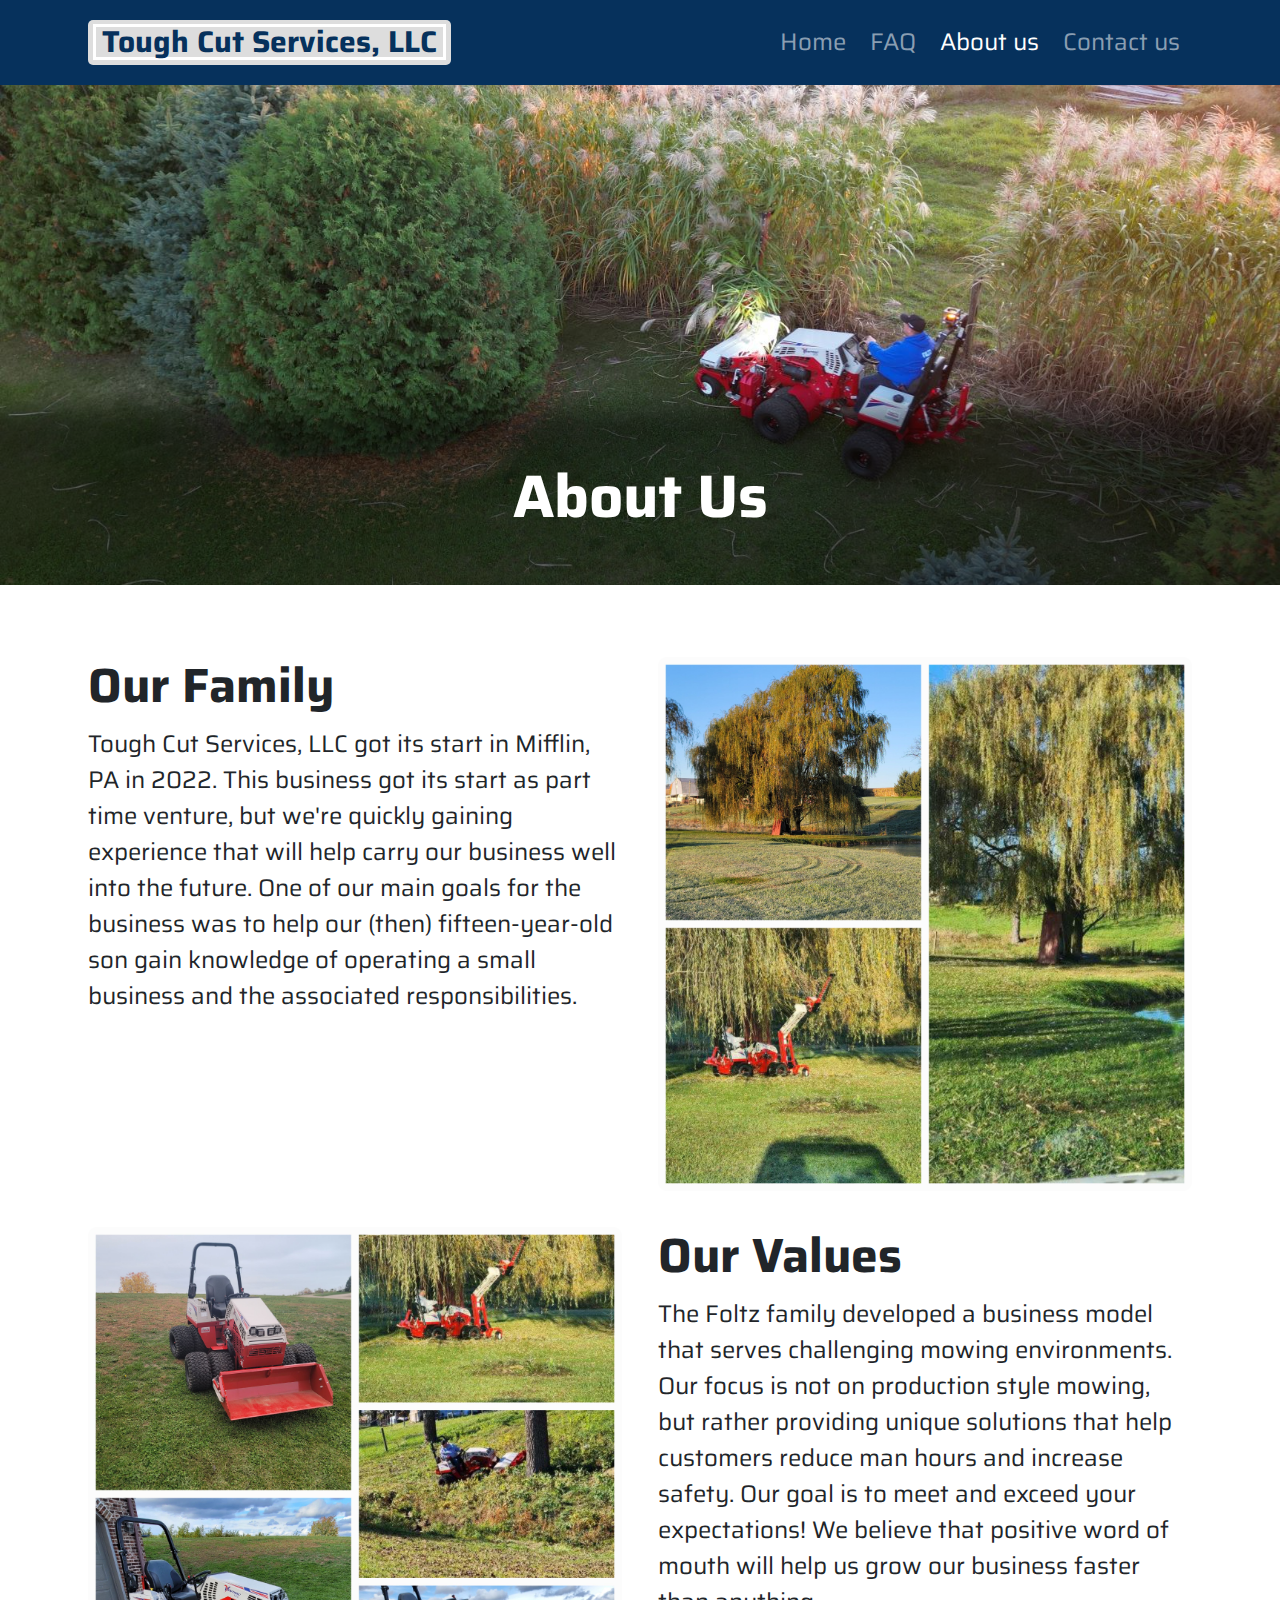
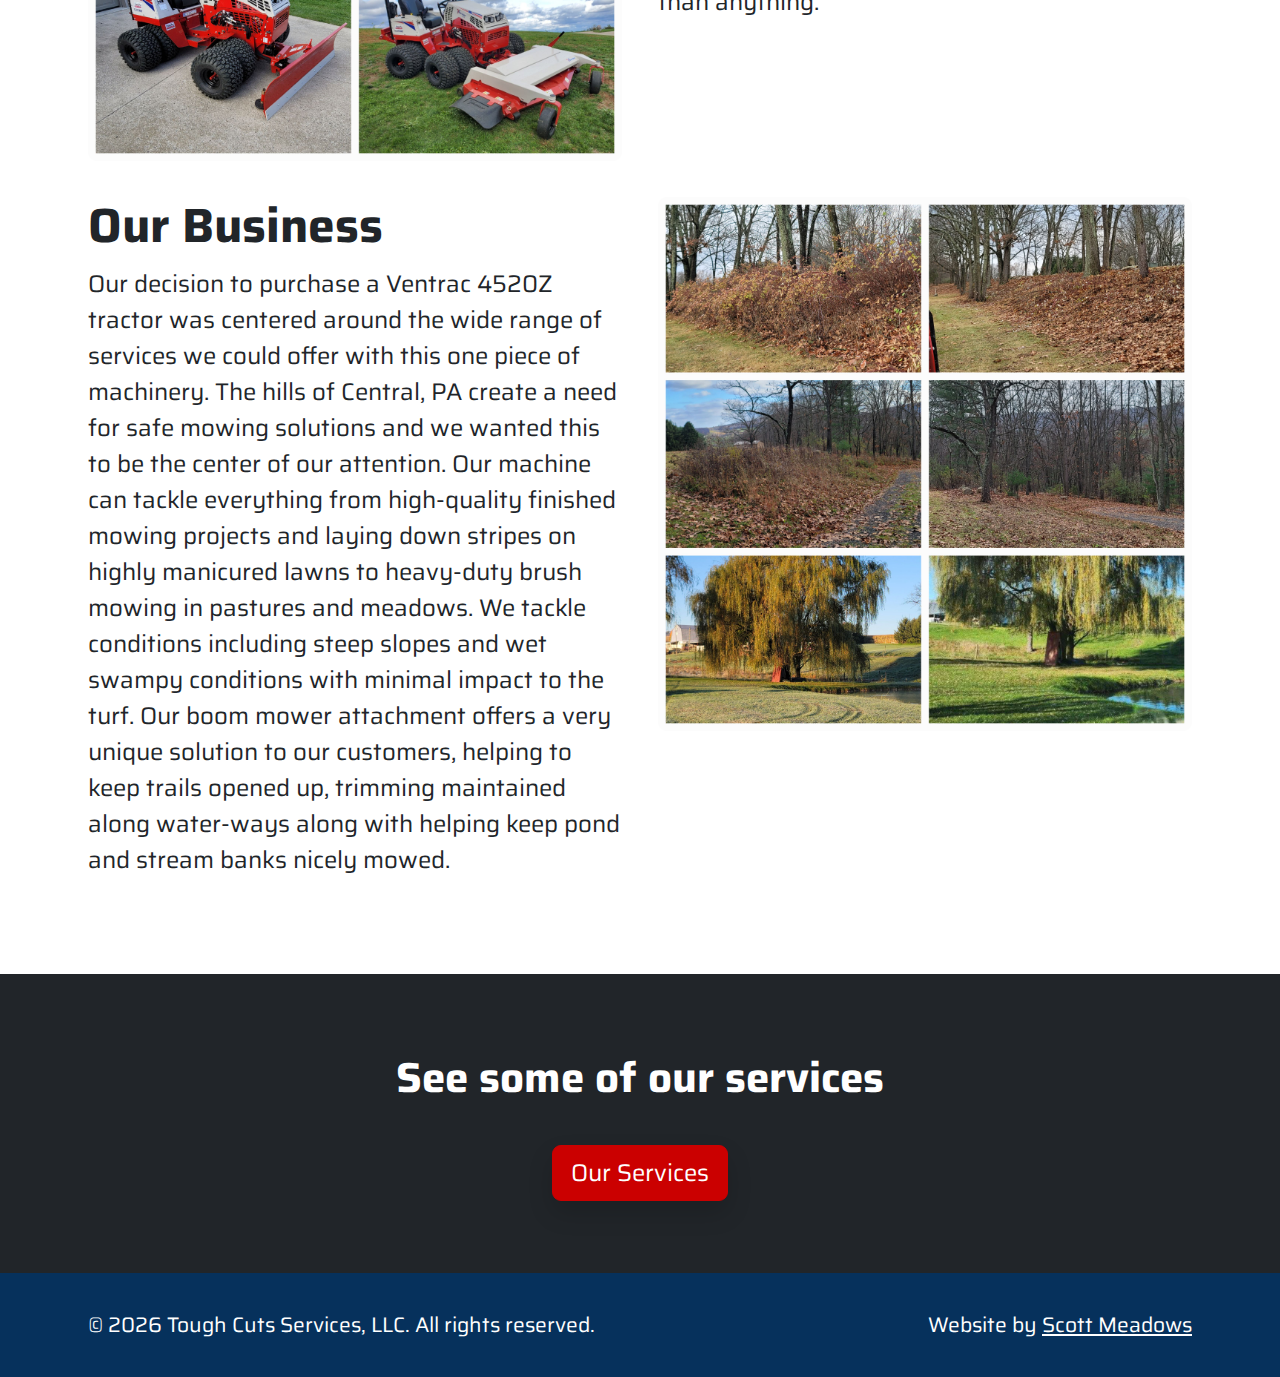
<file: about-us.html>
<!DOCTYPE html>
<html lang="en">
<head>
  <meta charset="UTF-8">
  <meta name="viewport" content="width=device-width, initial-scale=1.0">

  <link rel="shortcut icon" href="favicon.ico" type="image/x-icon">
  <link href="https://cdn.jsdelivr.net/npm/bootstrap@5.3.3/dist/css/bootstrap.min.css" rel="stylesheet" integrity="sha384-QWTKZyjpPEjISv5WaRU9OFeRpok6YctnYmDr5pNlyT2bRjXh0JMhjY6hW+ALEwIH" crossorigin="anonymous">
  <link rel="stylesheet" href="css/site.css">

  <title>About Us | Tough Cuts Services</title>
  <meta name="description" content="Meet the family behind the mowers. Learn how and why we started Tough Cuts.">
  <link rel="canonical" href="https://saverton.github.io/tough-cuts-v2/about-us.html">

  <meta property="og:title" content="About Us | Tough Cuts Services">
  <meta property="og:url" content="https://saverton.github.io/tough-cuts-v2/about-us.html">
  <meta property="og:description" content="Tough Cuts is equipped to handle difficult landscaping jobs involving steep inclines, rough terrain, retention ponds, and more.">
  <meta property="og:image" content="img/placeholder_250x250.png">
  <meta property="og:image:alt" content="placeholder">
  <meta property="og:type" content="website">
  <meta property="og:site_name" content="Tough Cuts Services, LLC">
</head>
<body>
  <header>
    <nav class="navbar navbar-expand-xl text-bg-navy" data-bs-theme="dark">
      <div class="container">
        <a href="index.html" class="navbar-brand">
          <div class="logo">
            <div>Tough cut services, LLC</div>
          </div>
        </a>
        <button class="navbar-toggler" type="button" data-bs-toggle="collapse" data-bs-target="#navbarCollapseContent" aria-controls="#navbarCollapseContent" aria-expanded="false" aria-label="Toggle navigation">
          <span class="navbar-toggler-icon"></span>
        </button>
        <div class="collapse navbar-collapse" id="navbarCollapseContent">
          <ul class="navbar-nav ms-auto mb-2 mb-xl-0">
            <li class="nav-item">
              <a class="nav-link" href="index.html">Home</a>
            </li>
            <li class="nav-item">
              <a class="nav-link" href="faq.html">FAQ</a>
            </li>
            <li class="nav-item">
              <a class="nav-link active" aria-current="page" href="#">About us</a>
            </li>
            <li class="nav-item">
              <a class="nav-link" href="contact-us.html">Contact us</a>
            </li>
          </ul>
        </div>
      </div>
    </nav>
  </header>
  <main id="about-us">
    <div id="hero">
      <h1 class="hero-heading">About Us</h1>
      <img src="img/hero.jpg" alt="Our Ventrac in a well-groomed lawn trimming back tall overgrown foliage with a boom mower attachment." class="hero-bg">
    </div>

    <div class="container my-5">
      <div class="row g-4 mb-4">
        <div class="col-12 col-lg-6">
          <h2>Our Family</h2>
          <p>
            Tough Cut Services, LLC got its start in Mifflin, PA in 2022. This business got its start as part time 
            venture, but we're quickly gaining experience that will help carry our business well into the future. 
            One of our main goals for the business was to help our (then) fifteen-year-old son gain knowledge of operating 
            a small business and the associated responsibilities.
          </p>
        </div>
        <div class="col-12 col-lg-6">
          <img src="img/about-us-01.jpg" alt="A collage of photos of a weeping willow tree and our Ventrac trimming the hanging branches with a boom mower attachment." class="img-fluid rounded">
        </div>
      </div>
      
      <div class="row flex-row-reverse g-4 mb-4">
        <div class="col-12 col-lg-6">
          <h2>Our Values</h2>
          <p>
            The Foltz family developed a business model that serves challenging mowing environments. Our focus is not 
            on production style mowing, but rather providing unique solutions that help customers reduce man hours and 
            increase safety. Our goal is to meet and exceed your expectations! We believe that positive word of mouth 
            will help us grow our business faster than anything.
          </p>
        </div>
        <div class="col-12 col-lg-6">
          <img src="img/about-us-03.jpg" alt="A collage of photos of our Ventrac equipped with different attachments including a bucket, snow plow, boom mower, and finish mower." class="img-fluid rounded">
        </div>
      </div>

      <div class="row g-4 mb-4">
        <div class="col-12 col-lg-6">
          <h2>Our Business</h2>
          <p>
            Our decision to purchase a Ventrac 4520Z tractor was centered around the wide range of services we could 
            offer with this one piece of machinery. The hills of Central, PA create a need for safe mowing solutions 
            and we wanted this to be the center of our attention. Our machine can tackle everything from high-quality 
            finished mowing projects and laying down stripes on highly manicured lawns to heavy-duty brush mowing in 
            pastures and meadows. We tackle conditions including steep slopes and wet swampy conditions with minimal 
            impact to the turf. Our boom mower attachment offers a very unique solution to our customers, helping to 
            keep trails opened up, trimming maintained along water-ways along with helping keep pond and stream banks 
            nicely mowed.
          </p>
        </div>
        <div class="col-12 col-lg-6">
          <img src="img/about-us-02.jpg" alt="A collage of photos before and after our work including two thick brush mowing projects and a weeping willow trimming project." class="img-fluid rounded">
        </div>
      </div>
    </div>

    <div id="contact-us-section" class="text-bg-dark py-5">
      <div class="container">
        <p class="fs-3 fw-bold mb-4 text-center">See some of our services</p>
        <div class="text-center">
          <a class="btn btn-red shadow" href="index.html#services-list">Our Services</a>
        </div>
      </div>
    </div>
  </main>
  <footer class="text-bg-navy p-4">
    <div class="container hstack flex-column flex-md-row justify-content-center justify-content-md-between align-items-center">
      <small>&copy; <span id="copyright-year">2023</span> Tough Cuts Services, LLC. All rights reserved.</small>
      <small>Website by <a class="text-white" href="mailto:scottmeadows04@gmail.com">Scott Meadows</a></small>
    </div>
  </footer>

  <script src="js/app.js"></script>
  <script>
    app.initAboutUs();
  </script>
</body>
</html>
</file>
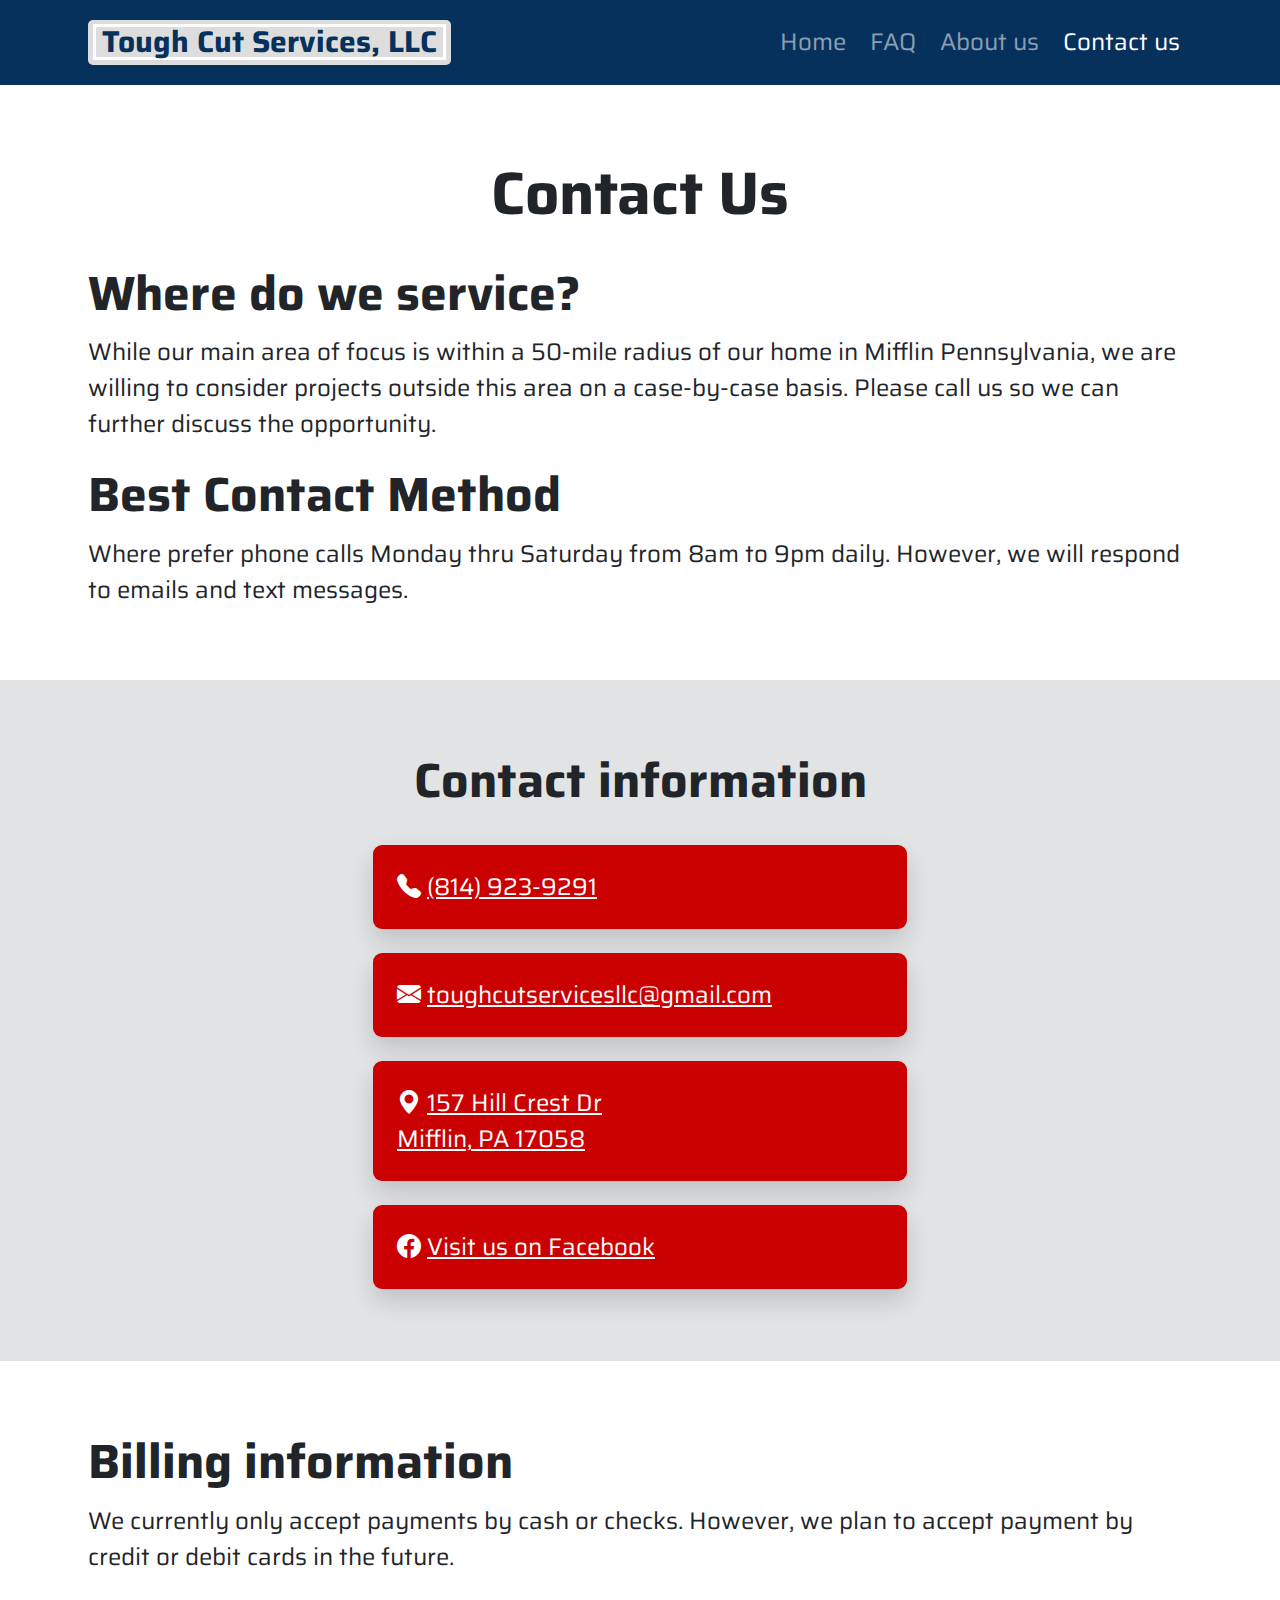
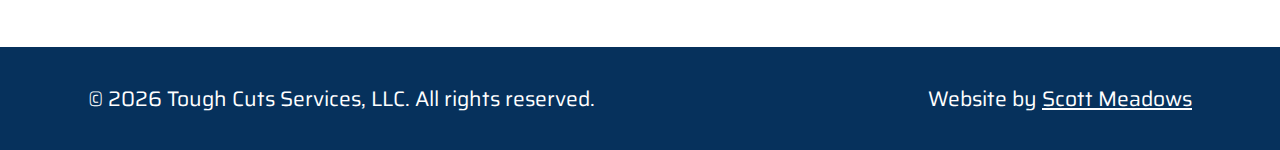
<file: contact-us.html>
<!DOCTYPE html>
<html lang="en">
<head>
  <meta charset="UTF-8">
  <meta name="viewport" content="width=device-width, initial-scale=1.0">

  <link rel="shortcut icon" href="favicon.ico" type="image/x-icon">
  <link href="https://cdn.jsdelivr.net/npm/bootstrap@5.3.3/dist/css/bootstrap.min.css" rel="stylesheet" integrity="sha384-QWTKZyjpPEjISv5WaRU9OFeRpok6YctnYmDr5pNlyT2bRjXh0JMhjY6hW+ALEwIH" crossorigin="anonymous">
  <link rel="stylesheet" href="css/site.css">

  <title>Contact Us | Tough Cuts Services</title>
  <meta name="description" content="Find contact information, service area, and billing information for Tough Cuts Services.">
  <link rel="canonical" href="https://saverton.github.io/tough-cuts-v2/contact-us.html">

  <meta property="og:title" content="Contact Us | Tough Cuts Services">
  <meta property="og:url" content="https://saverton.github.io/tough-cuts-v2/contact-us.html">
  <meta property="og:description" content="Tough Cuts is equipped to handle difficult landscaping jobs involving steep inclines, rough terrain, retention ponds, and more.">
  <meta property="og:image" content="img/placeholder_250x250.png">
  <meta property="og:image:alt" content="placeholder">
  <meta property="og:type" content="website">
  <meta property="og:site_name" content="Tough Cuts Services, LLC">
</head>
<body>
  <header>
    <nav class="navbar navbar-expand-xl text-bg-navy" data-bs-theme="dark">
      <div class="container">
        <a href="index.html" class="navbar-brand">
          <div class="logo">
            <div>Tough cut services, LLC</div>
          </div>
        </a>
        <button class="navbar-toggler" type="button" data-bs-toggle="collapse" data-bs-target="#navbarCollapseContent" aria-controls="#navbarCollapseContent" aria-expanded="false" aria-label="Toggle navigation">
          <span class="navbar-toggler-icon"></span>
        </button>
        <div class="collapse navbar-collapse" id="navbarCollapseContent">
          <ul class="navbar-nav ms-auto mb-2 mb-xl-0">
            <li class="nav-item">
              <a class="nav-link" href="index.html">Home</a>
            </li>
            <li class="nav-item">
              <a class="nav-link" href="faq.html">FAQ</a>
            </li>
            <li class="nav-item">
              <a class="nav-link" href="about-us.html">About us</a>
            </li>
            <li class="nav-item">
              <a class="nav-link active" aria-current="page" href="#">Contact us</a>
            </li>
          </ul>
        </div>
      </div>
    </nav>
  </header>
  <main id="contact-us">
    <div class="container my-5">
      <h1 class="mb-4 text-center">Contact Us</h1>
    
      <div id="service-area">
  
        <h2>Where do we service?</h2>
        <p>
          While our main area of focus is within a 50-mile radius of our home in Mifflin Pennsylvania, we
          are willing to consider projects outside this area on a case-by-case basis. Please call us so we can further discuss the
          opportunity.
        </p>
      </div>
  
      <div id="best-contact-method">
        <h2>Best Contact Method</h2>
        <p>
          Where prefer phone calls Monday thru Saturday from 8am to 9pm daily. However, we will respond to emails and text messages.
        </p>
      </div>
    </div>
    
    <div id="contact-info" class="bg-secondary-subtle py-5">
      <div class="container">
        <h2 class="text-center mb-4">Contact information</h2>
        <div class="row">
          <div class="col-12 col-md-8 col-xl-6 offset-md-2 offset-xl-3">
            <ul class="list-unstyled vstack gap-3">
              <li aria-label="phone number" class="text-bg-red rounded shadow p-3">
                <i class="bi-telephone-fill"></i>
                <a href="tel:8149239291" class="text-white">(814) 923-9291</a>
              </li>
              <li aria-label="email address" class="text-bg-red rounded shadow p-3">
                <i class="bi-envelope-fill"></i>
                <a href="mailto:toughcutservicesllc@gmail.com" class="text-white">toughcutservicesllc@gmail.com</a>
              </li>
              <!-- May not need this b/c it's a home address. -->
              <li aria-label="street address" class="text-bg-red rounded shadow p-3">
                <i class="bi-geo-alt-fill"></i>
                <a href="https://maps.app.goo.gl/Fcc3ugGaKZ4mfFo38" target="_blank" rel="noreferrer" class="text-white">
                  157 Hill Crest Dr<br />
                  Mifflin, PA 17058
                </a>
              </li>
              <li aria-label="faceboook" class="text-bg-red rounded shadow p-3">
                <i class="bi-facebook"></i>
                <a href="https://www.facebook.com/profile.php?id=100087382880313" target="_blank" rel="noreferrer" class="text-white">
                  Visit us on Facebook
                </a>
              </li>
            </ul>
          </div>
        </div>
      </div>
    </div>

    <div id="billing-info" class="container my-5">
      <h2>Billing information</h2>
      <p>
        We currently only accept payments by cash or checks. However, we plan to accept payment by 
        credit or debit cards in the future.
      </p>
    </div>
  </main>
  <footer class="text-bg-navy p-4">
    <div class="container hstack flex-column flex-md-row justify-content-center justify-content-md-between align-items-center">
      <small>&copy; <span id="copyright-year">2023</span> Tough Cuts Services, LLC. All rights reserved.</small>
      <small>Website by <a class="text-white" href="mailto:scottmeadows04@gmail.com">Scott Meadows</a></small>
    </div>
  </footer>

  <script src="js/app.js"></script>
  <script>
    app.initContactUs();
  </script>
</body>
</html>
</file>
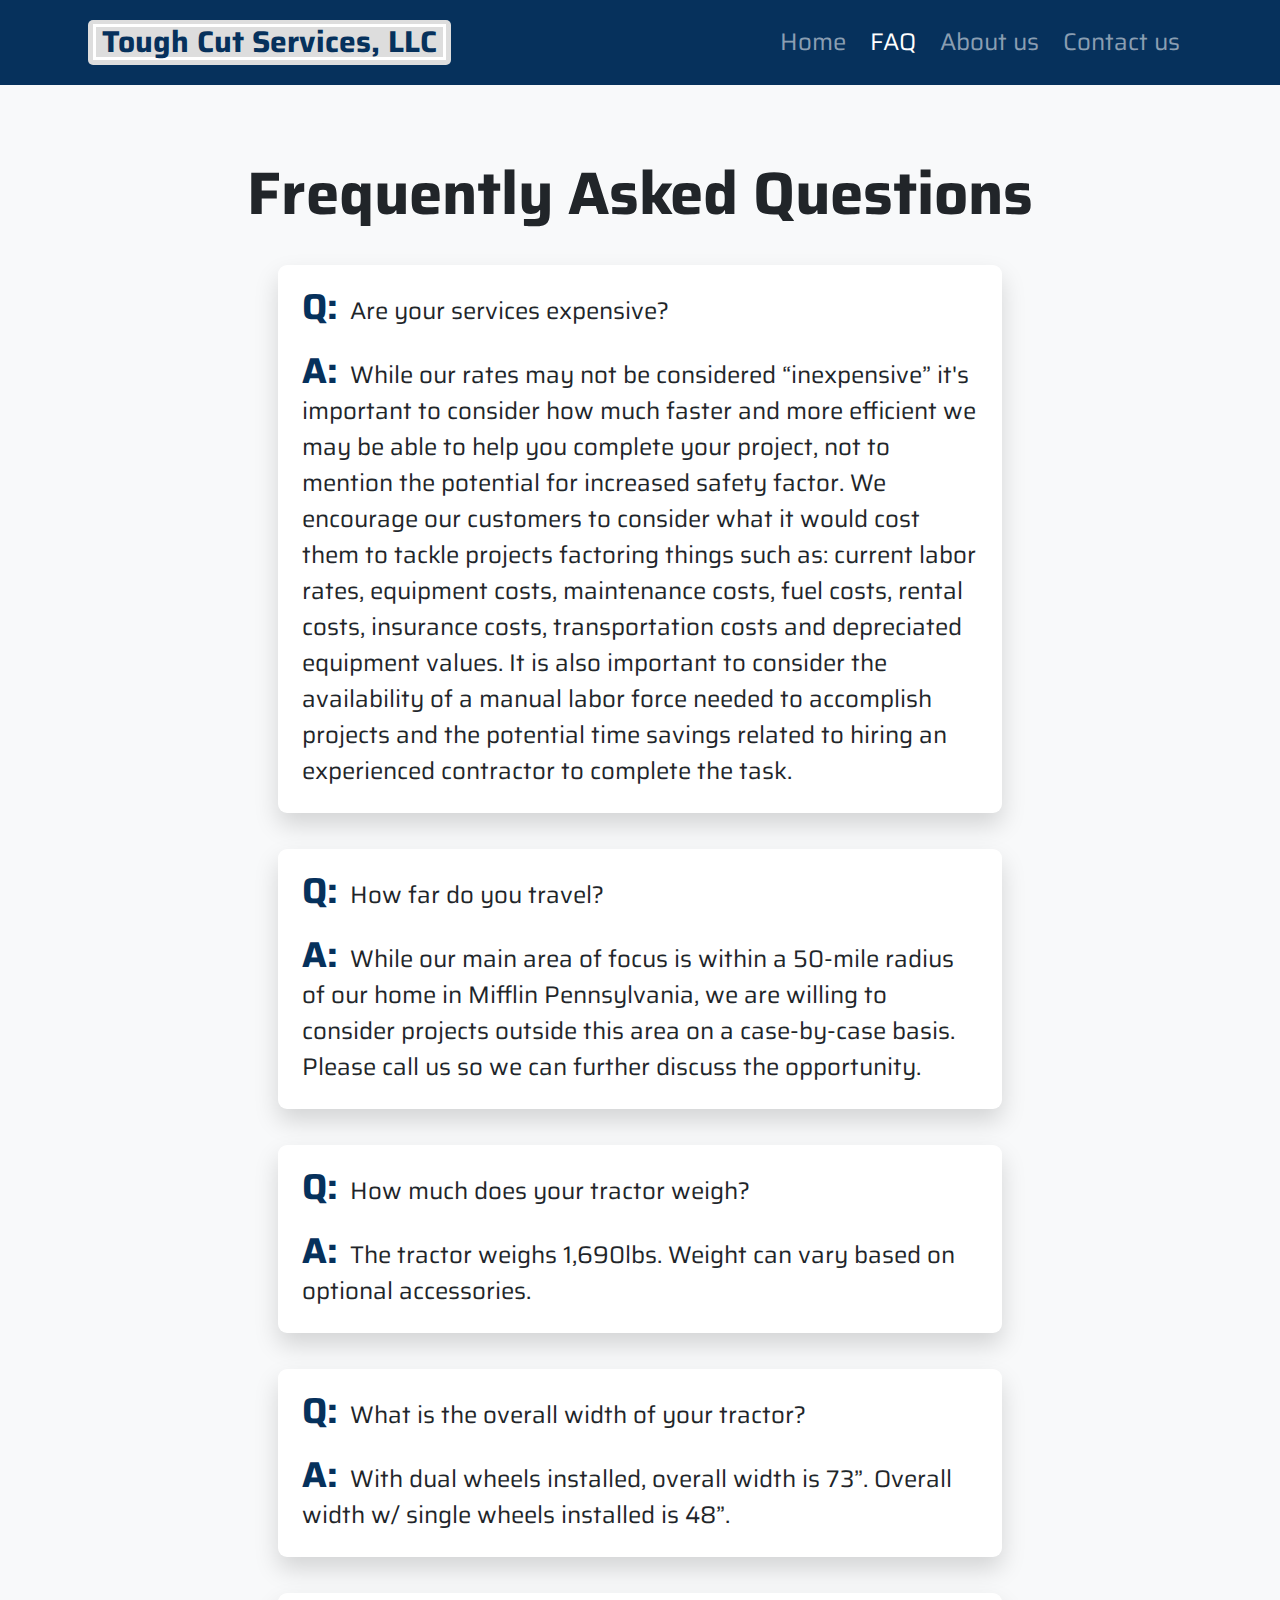
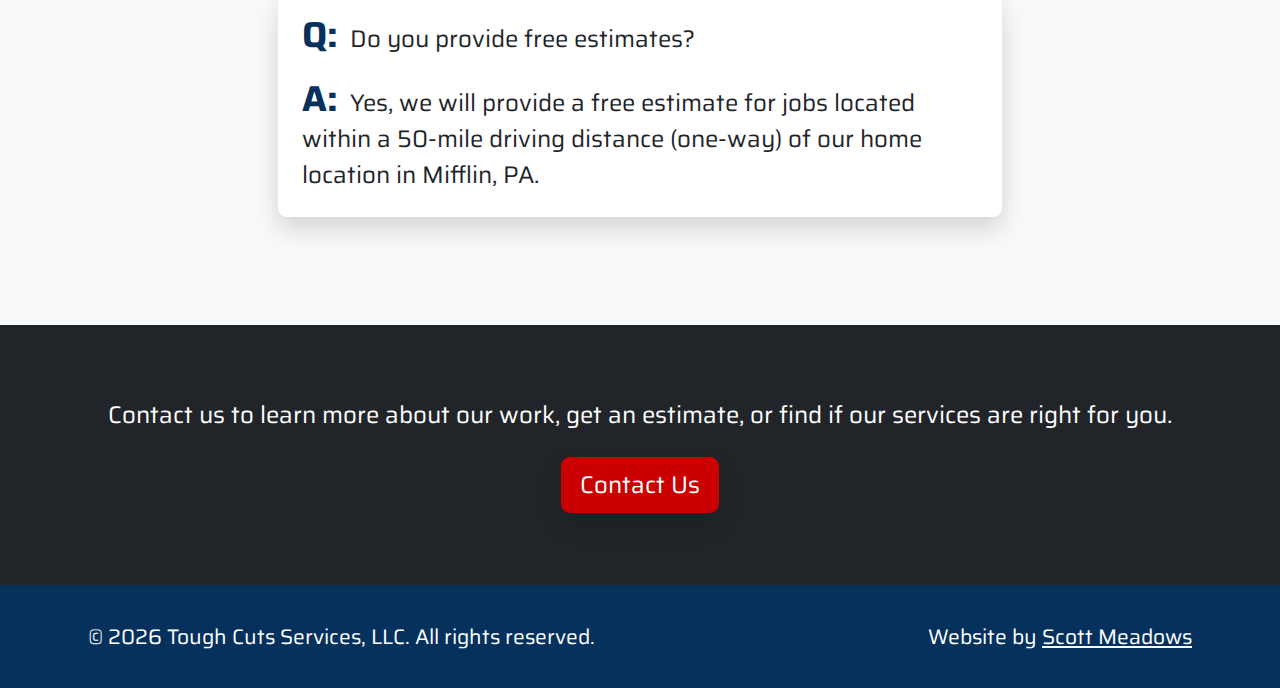
<file: faq.html>
<!DOCTYPE html>
<html lang="en">
<head>
  <meta charset="UTF-8">
  <meta name="viewport" content="width=device-width, initial-scale=1.0">

  <link rel="shortcut icon" href="favicon.ico" type="image/x-icon">
  <link href="https://cdn.jsdelivr.net/npm/bootstrap@5.3.3/dist/css/bootstrap.min.css" rel="stylesheet" integrity="sha384-QWTKZyjpPEjISv5WaRU9OFeRpok6YctnYmDr5pNlyT2bRjXh0JMhjY6hW+ALEwIH" crossorigin="anonymous">
  <link rel="stylesheet" href="css/site.css">

  <title>FAQ | Tough Cuts Services</title>
  <meta name="description" content="See if our services are suited for your landscaping job by reviewing some of our customers most common questions.">
  <link rel="canonical" href="https://saverton.github.io/tough-cuts-v2/faq.html">

  <meta property="og:title" content="FAQ | Tough Cuts Services">
  <meta property="og:url" content="https://saverton.github.io/tough-cuts-v2/faq.html">
  <meta property="og:description" content="Tough Cuts is equipped to handle difficult landscaping jobs involving steep inclines, rough terrain, retention ponds, and more.">
  <meta property="og:image" content="img/placeholder_250x250.png">
  <meta property="og:image:alt" content="placeholder">
  <meta property="og:type" content="website">
  <meta property="og:site_name" content="Tough Cuts Services, LLC">
</head>
<body>
  <header>
    <nav class="navbar navbar-expand-xl text-bg-navy" data-bs-theme="dark">
      <div class="container">
        <a href="index.html" class="navbar-brand">
          <div class="logo">
            <div>Tough cut services, LLC</div>
          </div>
        </a>
        <button class="navbar-toggler" type="button" data-bs-toggle="collapse" data-bs-target="#navbarCollapseContent" aria-controls="#navbarCollapseContent" aria-expanded="false" aria-label="Toggle navigation">
          <span class="navbar-toggler-icon"></span>
        </button>
        <div class="collapse navbar-collapse" id="navbarCollapseContent">
          <ul class="navbar-nav ms-auto mb-2 mb-xl-0">
            <li class="nav-item">
              <a class="nav-link" href="index.html">Home</a>
            </li>
            <li class="nav-item">
              <a class="nav-link active" aria-current="page" href="#" disabled>FAQ</a>
            </li>
            <li class="nav-item">
              <a class="nav-link" href="about-us.html">About us</a>
            </li>
            <li class="nav-item">
              <a class="nav-link" href="contact-us.html">Contact us</a>
            </li>
          </ul>
        </div>
      </div>
    </nav>
  </header>
  <main id="faq" class="bg-light">
    <div class="container my-5">
      <h1 class="text-center mb-4">Frequently Asked Questions</h1>
      <div class="row">
        <div id="faqs-container" class="col-12 col-lg-8 offset-lg-2">
          <!-- Populated by JS -->
        </div>
      </div>
    </div>

    <div id="contact-us-section" class="text-bg-dark py-5">
      <div class="container">
        <p class="text-center">Contact us to learn more about our work, get an estimate, or find if our services are right for you.</p>
        <div class="text-center">
          <a class="btn btn-red shadow" href="contact-us.html">Contact Us</a>
        </div>
      </div>
    </div>
  </main>
  <footer class="text-bg-navy p-4">
    <div class="container hstack flex-column flex-md-row justify-content-center justify-content-md-between align-items-center">
      <small>&copy; <span id="copyright-year">2023</span> Tough Cuts Services, LLC. All rights reserved.</small>
      <small>Website by <a class="text-white" href="mailto:scottmeadows04@gmail.com">Scott Meadows</a></small>
    </div>
  </footer>

  <script src="js/app.js"></script>
  <script>
    app.initFaq();
  </script>
</body>
</html>
</file>
<file: css/site.css>
@import url('https://fonts.googleapis.com/css2?family=Saira:wght@400;700&display=swap');
@import url("https://cdn.jsdelivr.net/npm/bootstrap-icons@1.11.1/font/bootstrap-icons.css");

:root {
  --brand-navy: #06315c;
  --brand-red: rgb(203, 0, 0);
  --brand-red-rgb: 203, 0, 0;
  --brand-red-dark: rgb(177, 0, 0);
  --brand-red-darker: rgb(151, 0, 0);
  --brand-red-faded: rgb(203, 75, 75);
  --light-gray: #dddddd;
  --danger: #a00;
  --info: #00c;
}

html {
  font-size: 28px;
}

body {
  margin: 0;
  display: flex;
  flex-direction: column;
  min-height: 100vh;
  font-family: 'Saira', sans-serif;
}

main {
  flex-grow: 1;
  min-height: 0;
}

h1, h2, h3, h4, h5, h6 {
  font-weight: bold;
}

h1 {
  margin: 0;
  font-size: 2.5rem;
}

p {
  line-height: 1.5em;
}

ul {
  margin: 0;
}

/* Global */
.logo {
  background-color: var(--light-gray);
  padding: .2rem;
  border-radius: 5px;
}

.logo > div {
  background-color: var(--light-gray);
  color: var(--brand-navy);
  border: 3px solid white;
  padding: 0 .25rem;
  margin: 0;
  font-weight: bold;
  line-height: 1em;
  text-transform: capitalize;
}

.error-message {
  width: fit-content;
  margin: 0 auto;
  padding: .5rem 1rem;
  border: 1px solid var(--danger);
  border-radius: 5px;
  text-align: center;
  font-size: 1.25rem;
  color: var(--danger);
}

.loading-message {
  width: fit-content;
  margin: 0 auto;
  border-radius: 5px;
  text-align: center;
  font-size: 1.25rem;
  color: var(--info);
  animation: pulse .75s ease-in-out infinite;
}

.info-message {
  width: fit-content;
  margin: 0 auto;
  padding: .5rem 1rem;
  border: 1px solid var(--info);
  border-radius: 5px;
  text-align: center;
  font-size: 1.25rem;
  color: var(--info);
}

.error-container {
  width: 75%;
  margin: 2rem auto;
}

.error-container h1 {
  font-size: 1.5rem;
  text-align: center;
}
/* end of Global */

/* bootstrap utility */
.text-bg-navy {
  background-color: var(--brand-navy) !important;
  color: white !important;
}

.text-bg-red {
  background-color: var(--brand-red) !important;
  color: white !important;
}

.btn-red {
  --bs-btn-color: white;
  --bs-btn-bg: var(--brand-red);
  --bs-btn-border-color: var(--brand-red);
  --bs-btn-hover-color: white;
  --bs-btn-hover-bg: var(--brand-red-dark);
  --bs-btn-hover-border-color: var(--brand-red-dark);
  --bs-btn-focus-shadow-rgb: var(--brand-red-rgb);
  --bs-btn-active-color: #fff;
  --bs-btn-active-bg: var(--brand-red-darker);
  --bs-btn-active-border-color: var(--brand-red-darker);
  --bs-btn-active-shadow: inset 0 3px 5px rgba(0, 0, 0, 0.125);
  --bs-btn-disabled-color: #fff;
  --bs-btn-disabled-bg: var(--brand-red-faded);
  --bs-btn-disabled-border-color: var(--brand-red-faded);
}
/* end of bootstrap utility */

/* Home page */
#hero {
  position: relative;
  background-color: black;
  height: 700px;
  max-height: 700px;
  overflow: hidden;
}

#hero .hero-bg {
  width: 100%;
  height: 100%;
  object-fit: cover;
  object-position: center;
}

.hero-heading {
  position: absolute;
  top: 75%;
  width: 100%;
  height: 25%;
  margin: 0;
  color: white;
  background-color: rgba(0, 0, 0, 0.5);
  box-shadow: 0 -25px 25px 25px rgba(0, 0, 0, 0.5);
  text-align: center;
  font-size: 2.5rem;
  font-weight: bold;
}
/* end of Home page */

/* FAQ page */
.question-answer .question::before,
.question-answer .answer::before {
  margin-right: .5rem;
  font-size: 1.5em;
  font-weight: bold;
  text-transform: uppercase;
  color: var(--brand-navy);
}

.question-answer .question::before {
  content: 'q:';
}

.question-answer .answer::before {
  content: 'a:';
}
/* end of FAQ page */

@media screen and (max-width: 1440px) {
  html {
    font-size: 24px;
  }

  #hero {
    max-height: 500px;
  }
}

@media screen and (max-width: 992px) {
  html {
    font-size: 20px;
  }

  #hero {
    max-height: 400px;
  }
}

@media screen and (max-width: 768px) {
  html {
    font-size: 16px;
  }

  #hero {
    max-height: 250px;
  }
  
  .hero-heading {
    font-size: 2rem;
  }

  .error-container {
    width: 90%;
  }
}

@media screen and (max-width: 546px) {
  .hero-heading {
    font-size: 1.75rem;
  }
}

@media screen and (max-width: 425px) {
  #hero {
    max-height: 200px;
  }
    
  .hero-heading {
    font-size: 1.5rem;
  }
}

@media print {
  html {
    font-size: 12pt !important;
    padding: 1in !important;
  }

  header, footer, #hero img, #contact-us-section {
    display: none !important;
  }

  #hero h1 {
    position: static;
  }

  a {
    text-decoration: underline !important;
  }

  a::after {
    content: ' (' attr(href) ')';
    display: inline;
    color: #000;
  }

  *,
  *::before,
  *::after {
    background-color: #fff !important;
    color: #000 !important;
  }

  .project {
    page-break-after: always;
  }

  #projects-section {
    padding: 0 !important;
  }

  .project-body {
    padding: 0 !important;
  }

  .customer-review {
    padding: 0 !important;
    margin: 0 !important;
  }

  .question-answer {
    page-break-inside: avoid;
    margin: 0 !important;
    padding: 0 !important;
  }

  #contact-info,
  #billing-info,
  #best-contact-method,
  #service-area {
    padding: 0 !important;
    margin: 0 !important;
  }

  #contact-info ul {
    margin-bottom: 2rem;
  }

  #contact-info li {
    height: auto;
    justify-content: start;
  }

  .about-us-section {
    margin: 0 !important;
    flex-direction: column !important;
    page-break-inside: avoid;
  }

  .about-us-section p,
  .about-us-section h2 {
    text-align: left !important;
  }

  .about-us-section img {
    max-width: 3.5in;
  }
}

@media screen and (prefers-reduced-motion: reduce) {
  *,
  *::before,
  *::after {
    animation-duration: .001ms !important;
    animation-iteration-count: 1 !important;
    transition-duration: .001ms !important;
  }
}

@keyframes pulse {
  0% {
    opacity: .25;
  }

  50% {
    opacity: 1;
  }

  100% {
    opacity: .25;
  }
}
</file>
